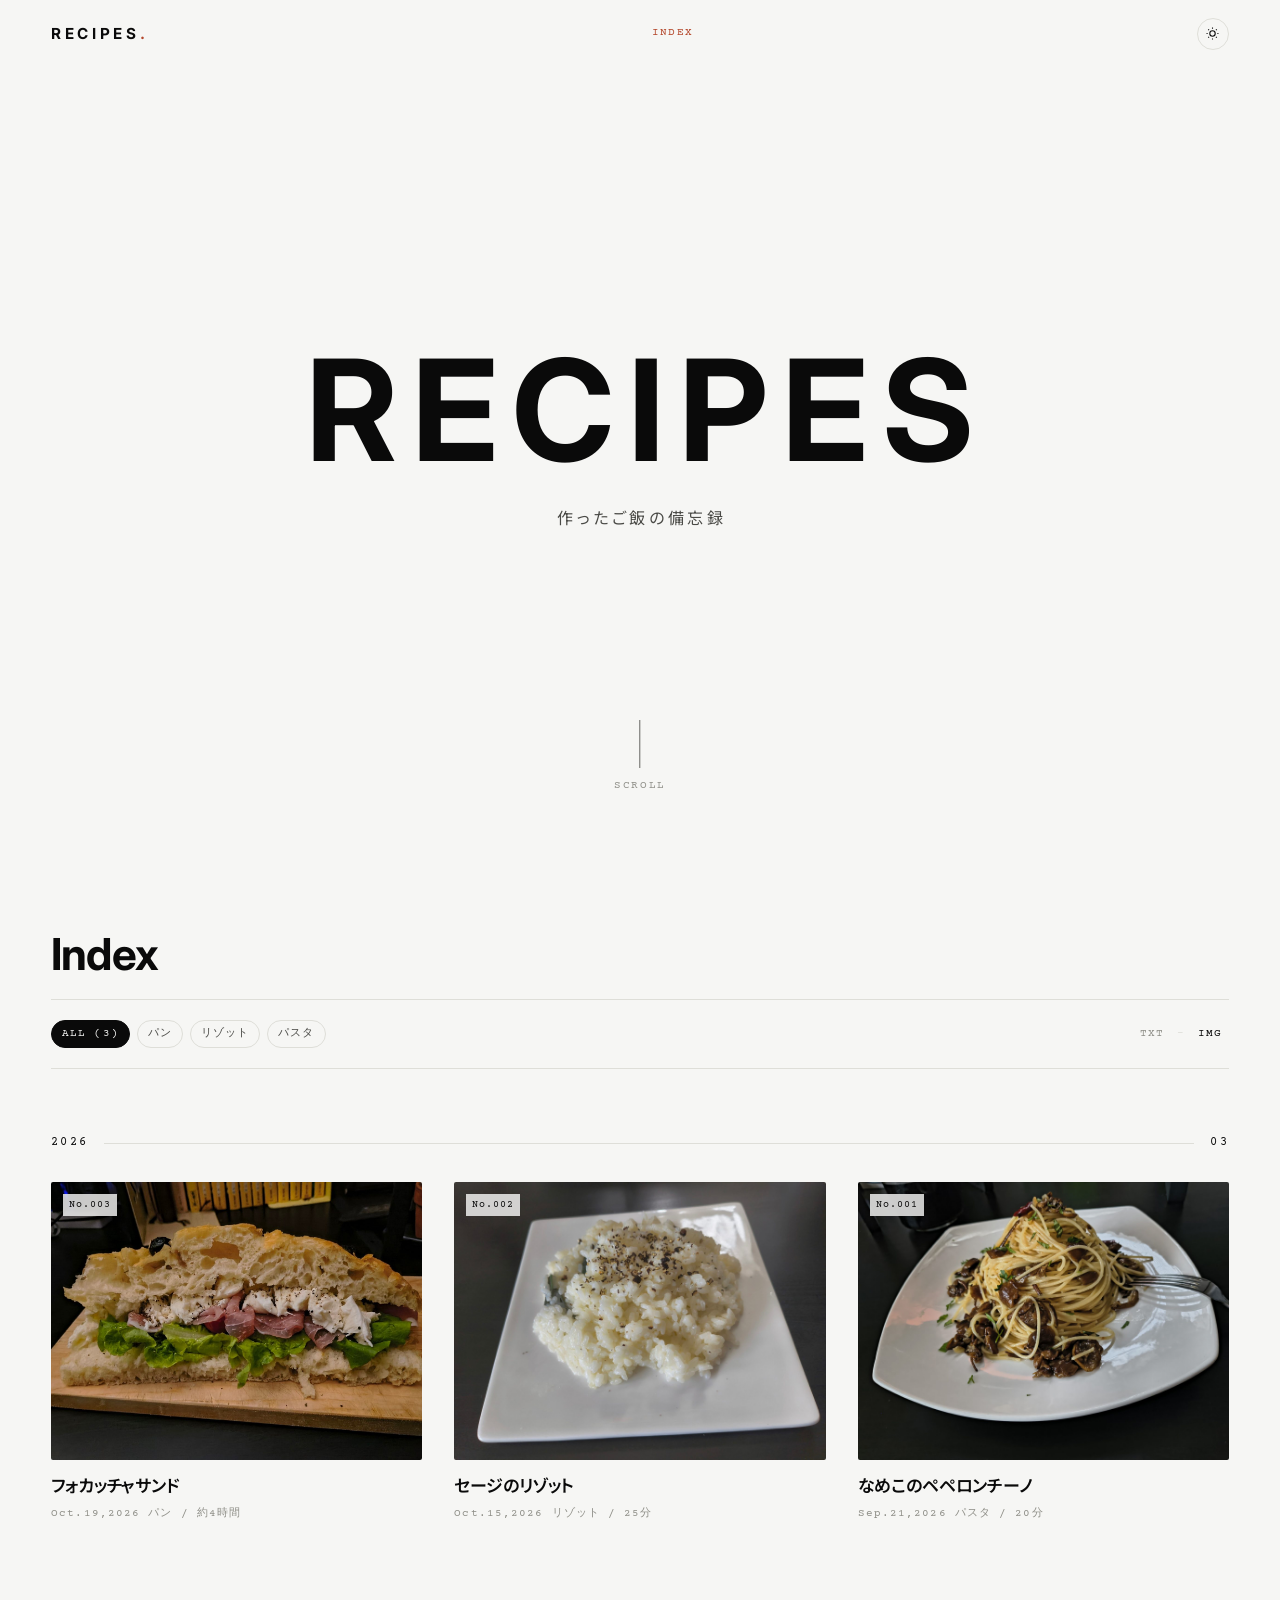
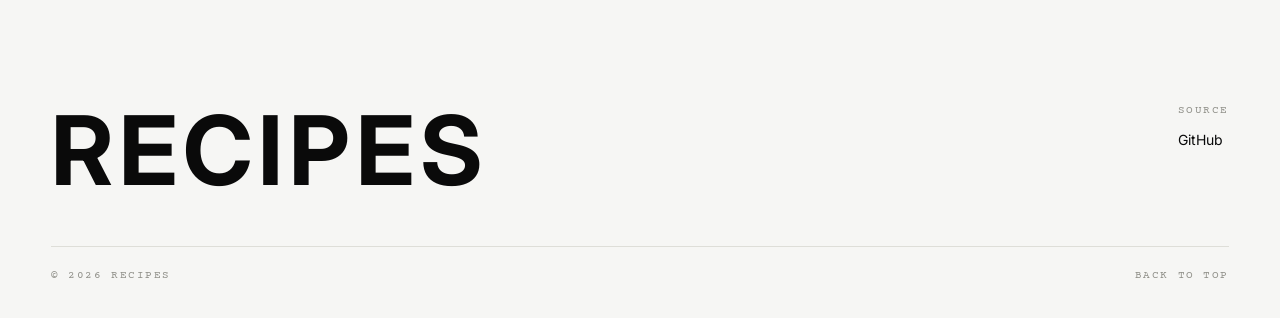
<file: index.html>
<!DOCTYPE html>
<html lang="ja">
<head>
<meta charset="UTF-8">
<meta name="viewport" content="width=device-width, initial-scale=1">
<title>RECIPES — 作ったご飯の備忘録</title>
<meta name="description" content="作ったご飯の備忘録。">
<meta property="og:title" content="RECIPES — 作ったご飯の備忘録">
<meta property="og:description" content="作ったご飯の備忘録。">
<meta property="og:type" content="website">
<link rel="preconnect" href="https://fonts.googleapis.com">
<link rel="preconnect" href="https://fonts.gstatic.com" crossorigin>
<link href="https://fonts.googleapis.com/css2?family=Courier+Prime:wght@400;700&family=Inter:wght@400;500;600;700&family=Noto+Sans+JP:wght@400;500;700&display=swap" rel="stylesheet">
<link rel="stylesheet" href="assets/css/style.css">
<link rel="icon" href="data:image/svg+xml,<svg xmlns='http://www.w3.org/2000/svg' viewBox='0 0 100 100'><text y='.9em' font-size='90'>🍳</text></svg>">
<script>
  // テーマのちらつき防止（描画前に適用）
  try { var t = localStorage.getItem('theme'); if (t) document.documentElement.dataset.theme = t; } catch (e) {}
</script>
</head>
<body>

<header class="site-header" id="header">
  <div class="wrap">
    <a class="brand" href="index.html">Recipes<span>.</span></a>
    <nav class="nav" aria-label="メインナビゲーション">
      <a href="index.html" aria-current="page">Index</a>
    </nav>
    <button class="theme-toggle" id="themeToggle" type="button" aria-label="表示テーマを切り替える">
      <svg viewBox="0 0 24 24" fill="none" stroke="currentColor" stroke-width="2" aria-hidden="true">
        <circle cx="12" cy="12" r="5"/><path d="M12 1v2M12 21v2M4.2 4.2l1.4 1.4M18.4 18.4l1.4 1.4M1 12h2M21 12h2M4.2 19.8l1.4-1.4M18.4 5.6l1.4-1.4"/>
      </svg>
    </button>
  </div>
</header>

<main>

  <!-- ===== hero ===== -->
  <div class="hero-wrap">
    <section class="hero wrap">
      <h1 class="hero__mark reveal">RECIPES</h1>
      <p class="hero__lede reveal">作ったご飯の備忘録</p>
    </section>
    <div class="scroll-cue" aria-hidden="true">
      <span class="bar"></span>
      <span class="mono">Scroll</span>
    </div>
  </div>

  <!-- ===== index ===== -->
  <section class="section wrap" id="index">
    <div class="section-head">
      <h2>Index</h2>
    </div>

    <div class="controls">
      <div class="filters" id="filters" role="group" aria-label="カテゴリで絞り込む"></div>
      <div class="viewswitch" role="group" aria-label="表示の切り替え">
        <button type="button" id="viewTxt" aria-pressed="false">Txt</button>
        <span class="sep">-</span>
        <button type="button" id="viewImg" aria-pressed="true">Img</button>
      </div>
    </div>

    <div id="archive" class="view-img"></div>
  </section>

</main>

<footer class="site-footer">
  <div class="wrap">
    <div class="site-footer__top">
      <p class="site-footer__mark">Recipes</p>
      <div class="footer-cols">
        <dl class="footer-col">
          <dt>Source</dt>
          <dd><a class="link" href="https://github.com/satsuki19980613/recipes" target="_blank" rel="noopener">GitHub</a></dd>
        </dl>
      </div>
    </div>
    <div class="site-footer__bottom">
      <p class="mono">&copy; <span id="year">2026</span> Recipes</p>
      <p class="mono"><a class="link" href="#header">Back to top</a></p>
    </div>
  </div>
</footer>

<script src="data/recipes.js"></script>
<script src="assets/js/site.js"></script>
<script src="assets/js/index.js"></script>
</body>
</html>
</file>
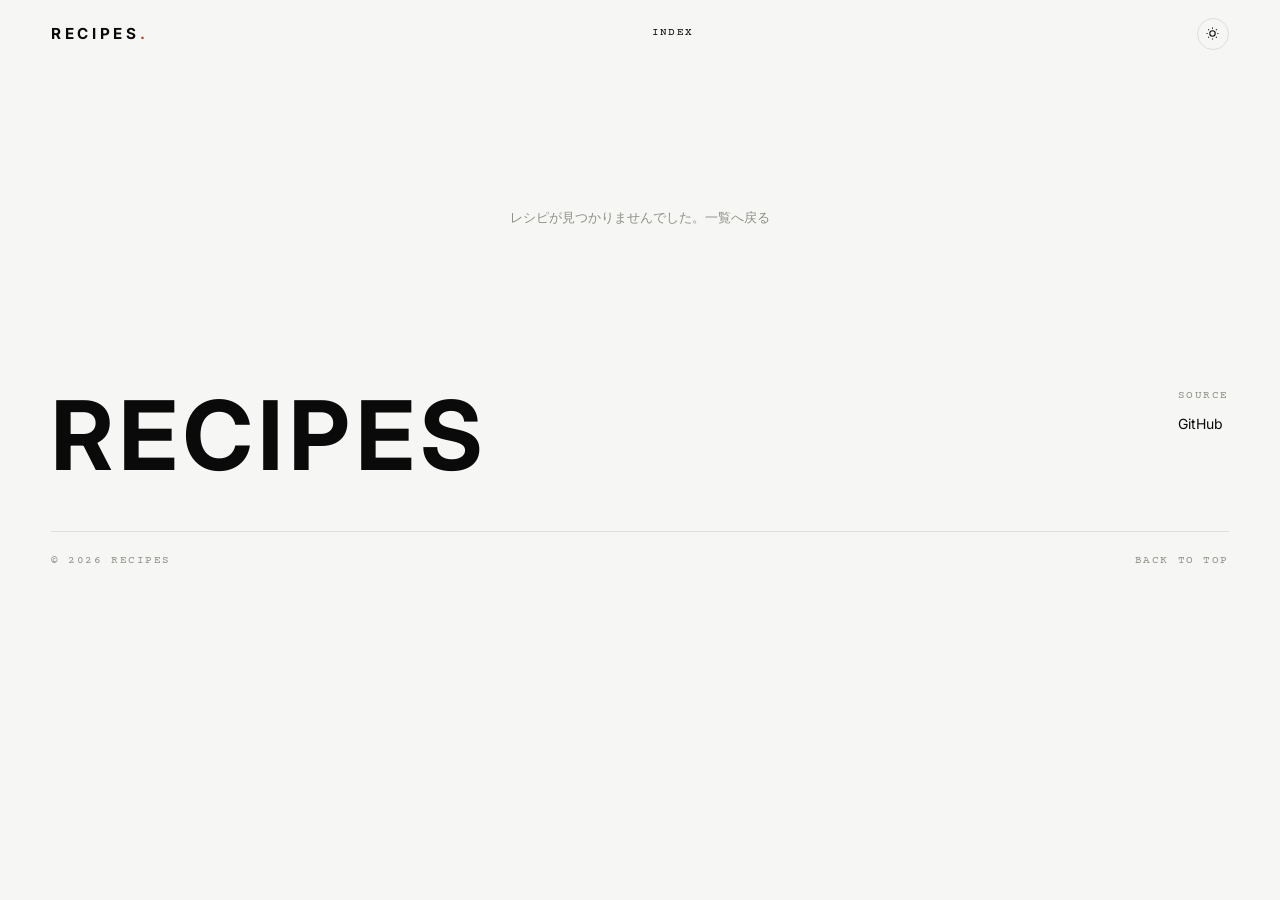
<file: recipe.html>
<!DOCTYPE html>
<html lang="ja">
<head>
<meta charset="UTF-8">
<meta name="viewport" content="width=device-width, initial-scale=1">
<title>Recipe — RECIPES</title>
<meta name="description" content="作ったご飯の備忘録。">
<link rel="preconnect" href="https://fonts.googleapis.com">
<link rel="preconnect" href="https://fonts.gstatic.com" crossorigin>
<link href="https://fonts.googleapis.com/css2?family=Courier+Prime:wght@400;700&family=Inter:wght@400;500;600;700&family=Noto+Sans+JP:wght@400;500;700&display=swap" rel="stylesheet">
<link rel="stylesheet" href="assets/css/style.css">
<link rel="icon" href="data:image/svg+xml,<svg xmlns='http://www.w3.org/2000/svg' viewBox='0 0 100 100'><text y='.9em' font-size='90'>🍳</text></svg>">
<script>
  try { var t = localStorage.getItem('theme'); if (t) document.documentElement.dataset.theme = t; } catch (e) {}
</script>
</head>
<body>

<header class="site-header" id="header">
  <div class="wrap">
    <a class="brand" href="index.html">Recipes<span>.</span></a>
    <nav class="nav" aria-label="メインナビゲーション">
      <a href="index.html">Index</a>
    </nav>
    <button class="theme-toggle" id="themeToggle" type="button" aria-label="表示テーマを切り替える">
      <svg viewBox="0 0 24 24" fill="none" stroke="currentColor" stroke-width="2" aria-hidden="true">
        <circle cx="12" cy="12" r="5"/><path d="M12 1v2M12 21v2M4.2 4.2l1.4 1.4M18.4 18.4l1.4 1.4M1 12h2M21 12h2M4.2 19.8l1.4-1.4M18.4 5.6l1.4-1.4"/>
      </svg>
    </button>
  </div>
</header>

<main class="detail wrap" id="detail">
  <p class="empty">読み込み中…</p>
</main>

<footer class="site-footer">
  <div class="wrap">
    <div class="site-footer__top">
      <p class="site-footer__mark">Recipes</p>
      <div class="footer-cols">
        <dl class="footer-col">
          <dt>Source</dt>
          <dd><a class="link" href="https://github.com/satsuki19980613/recipes" target="_blank" rel="noopener">GitHub</a></dd>
        </dl>
      </div>
    </div>
    <div class="site-footer__bottom">
      <p class="mono">&copy; <span id="year">2026</span> Recipes</p>
      <p class="mono"><a class="link" href="#header">Back to top</a></p>
    </div>
  </div>
</footer>

<script src="data/recipes.js"></script>
<script src="assets/js/site.js"></script>
<script src="assets/js/recipe.js"></script>
</body>
</html>
</file>
<file: assets/css/style.css>
/* =========================================================
   RECIPES — a cooking log
   Design: minimal editorial grid, monospace meta labels
   ========================================================= */

/* ---------- tokens ---------- */
:root {
  --bg:        #f6f6f4;
  --bg-sunk:   #eeeeea;
  --ink:       #0a0a0a;
  --ink-soft:  #4a4a46;
  --muted:     #8f8f88;
  --line:      #deded8;
  --accent:    #b4472b;

  --font-sans: "Inter", "Helvetica Neue", Helvetica, Arial,
               "Hiragino Kaku Gothic ProN", "Noto Sans JP", sans-serif;
  --font-mono: "Courier Prime", "SFMono-Regular", Menlo, Consolas, monospace;

  --gutter: clamp(1.25rem, 4vw, 4rem);
  --maxw: 1600px;

  --ease: cubic-bezier(0.22, 1, 0.36, 1);
}

@media (prefers-color-scheme: dark) {
  :root:not([data-theme="light"]) {
    --bg:       #0d0d0c;
    --bg-sunk:  #161614;
    --ink:      #f2f2ee;
    --ink-soft: #b9b9b1;
    --muted:    #77776f;
    --line:     #2a2a27;
    --accent:   #e0724f;
  }
}
:root[data-theme="dark"] {
  --bg:       #0d0d0c;
  --bg-sunk:  #161614;
  --ink:      #f2f2ee;
  --ink-soft: #b9b9b1;
  --muted:    #77776f;
  --line:     #2a2a27;
  --accent:   #e0724f;
}

/* ---------- reset ---------- */
*, *::before, *::after { box-sizing: border-box; }
html { -webkit-text-size-adjust: 100%; scroll-behavior: smooth; }
body {
  margin: 0;
  background: var(--bg);
  color: var(--ink);
  font-family: var(--font-sans);
  font-size: 16px;
  line-height: 1.7;
  font-feature-settings: "palt" 1;
  -webkit-font-smoothing: antialiased;
  overflow-x: hidden;
}
img { max-width: 100%; display: block; }
a { color: inherit; text-decoration: none; }
button { font: inherit; color: inherit; background: none; border: 0; cursor: pointer; }
h1, h2, h3, h4, p, figure, ul, ol, dl, dd { margin: 0; padding: 0; }
ul, ol { list-style: none; }
::selection { background: var(--ink); color: var(--bg); }
:focus-visible { outline: 2px solid var(--accent); outline-offset: 3px; }

/* ---------- utilities ---------- */
.wrap { width: 100%; max-width: var(--maxw); margin-inline: auto; padding-inline: var(--gutter); }

.mono {
  font-family: var(--font-mono);
  font-size: 0.6875rem;
  letter-spacing: 0.14em;
  text-transform: uppercase;
  color: var(--muted);
}

.pill {
  display: inline-block;
  padding: 0.35em 0.9em;
  border: 1px solid var(--line);
  border-radius: 999px;
  font-family: var(--font-mono);
  font-size: 0.6875rem;
  letter-spacing: 0.1em;
  text-transform: uppercase;
  color: var(--ink-soft);
  white-space: nowrap;
  transition: border-color 0.3s var(--ease), color 0.3s var(--ease), background 0.3s var(--ease);
}
a.pill:hover, button.pill:hover { border-color: var(--ink); color: var(--ink); }
.pill[aria-pressed="true"] {
  background: var(--ink); border-color: var(--ink); color: var(--bg);
}

.sr-only {
  position: absolute; width: 1px; height: 1px; padding: 0; margin: -1px;
  overflow: hidden; clip: rect(0 0 0 0); white-space: nowrap; border: 0;
}

/* 日本語の本文は文節で折り返す */
.detail__lede, .step p, .notes p {
  line-break: strict;
  word-break: auto-phrase;
}

/* link with sliding underline */
.link { position: relative; display: inline-block; }
.link::after {
  content: "";
  position: absolute; left: 0; bottom: -2px;
  width: 100%; height: 1px;
  background: currentColor;
  transform: scaleX(0); transform-origin: right;
  transition: transform 0.45s var(--ease);
}
.link:hover::after { transform: scaleX(1); transform-origin: left; }

/* ---------- reveal on scroll ---------- */
.reveal {
  opacity: 0;
  transform: translateY(1.5rem);
  transition: opacity 0.9s var(--ease), transform 0.9s var(--ease);
}
.reveal.is-in { opacity: 1; transform: none; }
@media (prefers-reduced-motion: reduce) {
  .reveal { opacity: 1; transform: none; transition: none; }
  html { scroll-behavior: auto; }
  .scroll-cue .bar::after { animation: none; }
}

/* =========================================================
   header
   ========================================================= */
.site-header {
  position: fixed; inset: 0 0 auto 0;
  z-index: 100;
  padding-block: 1.1rem;
  border-bottom: 1px solid transparent;
  transition: background 0.4s var(--ease), border-color 0.4s var(--ease);
}
.site-header.is-stuck {
  background: color-mix(in srgb, var(--bg) 88%, transparent);
  backdrop-filter: blur(14px);
  border-bottom-color: var(--line);
}
.site-header .wrap {
  display: flex; align-items: center; justify-content: space-between; gap: 1.25rem;
}
.brand {
  font-weight: 700;
  font-size: 0.95rem;
  letter-spacing: 0.24em;
  text-transform: uppercase;
}
.brand span { color: var(--accent); }

.nav { display: flex; align-items: baseline; gap: 0.35rem; }
.nav a, .nav .sep {
  font-family: var(--font-mono);
  font-size: 0.6875rem;
  letter-spacing: 0.12em;
  text-transform: uppercase;
}
.nav .sep { color: var(--muted); }
.nav a[aria-current="page"] { color: var(--accent); }

.theme-toggle {
  flex: none;
  width: 2rem; height: 2rem;
  display: grid; place-items: center;
  border: 1px solid var(--line); border-radius: 999px;
  transition: border-color 0.3s var(--ease), transform 0.4s var(--ease);
}
.theme-toggle:hover { border-color: var(--ink); transform: rotate(45deg); }
.theme-toggle svg { width: 13px; height: 13px; }

/* =========================================================
   hero
   ========================================================= */
.hero-wrap { position: relative; }
.hero {
  min-height: 92svh;
  display: grid;
  align-content: center;
  justify-items: center;
  text-align: center;
  padding-block: 9rem 6rem;
  gap: 1.75rem;
}
.hero__mark {
  font-weight: 700;
  font-size: clamp(2.6rem, 11vw, 9rem);
  line-height: 0.95;
  letter-spacing: 0.1em;
  text-indent: 0.1em;
}
.hero__lede {
  font-size: clamp(0.8125rem, 1.5vw, 1rem);
  letter-spacing: 0.22em;
  text-indent: 0.22em;
  color: var(--ink-soft);
}

.scroll-cue {
  position: absolute; left: 50%; bottom: 2rem;
  transform: translateX(-50%);
  display: grid; justify-items: center; gap: 0.6rem;
}
.scroll-cue .bar {
  width: 1px; height: 3rem; background: var(--line);
  position: relative; overflow: hidden;
}
.scroll-cue .bar::after {
  content: ""; position: absolute; inset: 0;
  background: var(--ink);
  animation: cue 2.4s var(--ease) infinite;
}
@keyframes cue {
  0%   { transform: translateY(-100%); }
  55%  { transform: translateY(0); }
  100% { transform: translateY(100%); }
}

/* =========================================================
   sections
   ========================================================= */
.section { padding-block: clamp(3.5rem, 8vw, 7rem); }

.section-head {
  display: flex; align-items: flex-end; justify-content: space-between;
  flex-wrap: wrap; gap: 1rem 2rem;
  padding-bottom: 1.25rem;
  border-bottom: 1px solid var(--line);
}
.section-head h2 {
  font-size: clamp(1.5rem, 3.6vw, 2.75rem);
  font-weight: 700;
  letter-spacing: -0.02em;
  line-height: 1.1;
}

/* controls: filters + view switch */
.controls {
  display: flex; align-items: center; justify-content: space-between;
  flex-wrap: wrap; gap: 1rem;
  padding-block: 1.25rem;
  border-bottom: 1px solid var(--line);
}
.filters { display: flex; flex-wrap: wrap; gap: 0.45rem; }

.viewswitch { display: flex; align-items: center; gap: 0.4rem; }
.viewswitch button, .viewswitch .sep {
  font-family: var(--font-mono); font-size: 0.6875rem;
  letter-spacing: 0.12em; text-transform: uppercase;
  color: var(--muted);
  transition: color 0.3s var(--ease);
}
.viewswitch .sep { color: var(--line); }
.viewswitch button[aria-pressed="true"] { color: var(--ink); }

/* =========================================================
   year groups + cards
   ========================================================= */
.year-group { padding-top: clamp(2.25rem, 5vw, 4rem); }
.year-group__label {
  display: flex; align-items: center; gap: 1rem;
  margin-bottom: 1.75rem;
}
.year-group__label b {
  font-family: var(--font-mono);
  font-size: 0.75rem; letter-spacing: 0.18em; font-weight: 400;
}
.year-group__label i { flex: 1; height: 1px; background: var(--line); }

.cards { display: grid; gap: clamp(1.75rem, 3.5vw, 3.25rem) clamp(1rem, 2.5vw, 2rem); }
.view-img .cards { grid-template-columns: repeat(auto-fill, minmax(min(100%, 300px), 1fr)); }

.card { display: block; }
.card__media {
  position: relative;
  aspect-ratio: 4 / 3;
  overflow: hidden;
  background: var(--bg-sunk);
  border-radius: 2px;
}
.card__media img {
  width: 100%; height: 100%; object-fit: cover;
  transition: transform 1.1s var(--ease);
}
.card:hover .card__media img { transform: scale(1.055); }
.card__index {
  position: absolute; top: 0.75rem; left: 0.75rem;
  padding: 0.25em 0.6em;
  background: color-mix(in srgb, var(--bg) 82%, transparent);
  backdrop-filter: blur(6px);
  font-family: var(--font-mono); font-size: 0.625rem; letter-spacing: 0.1em;
}
.card__body { padding-top: 0.9rem; display: grid; gap: 0.35rem; }
.card__title {
  font-size: 1.0625rem; font-weight: 600; letter-spacing: -0.01em; line-height: 1.45;
}
.card__meta {
  display: flex; flex-wrap: wrap; gap: 0.5rem;
  font-family: var(--font-mono); font-size: 0.6875rem;
  letter-spacing: 0.1em; color: var(--muted);
}
.card__date { display: none; }

/* list (Txt) view */
.view-txt .cards { gap: 0; }
.view-txt .card {
  display: grid;
  grid-template-columns: 5.5rem minmax(0, 1fr) auto;
  align-items: center;
  gap: 1.5rem;
  padding-block: 1.15rem;
  border-bottom: 1px solid var(--line);
  transition: padding-inline 0.45s var(--ease), background 0.45s var(--ease);
}
.view-txt .card:hover { padding-inline: 0.85rem; background: var(--bg-sunk); }
.view-txt .card__media { display: none; }
.view-txt .card__body { padding: 0; display: contents; }
.view-txt .card__title { order: 2; font-size: clamp(1rem, 2vw, 1.375rem); font-weight: 500; }
.view-txt .card__meta { order: 3; justify-content: flex-end; }
/* 日付は左の列に出るので、メタ内の日付は隠す */
.view-txt .card__meta span:first-child { display: none; }
.view-txt .card__date {
  order: 1; display: block;
  font-family: var(--font-mono); font-size: 0.6875rem; letter-spacing: 0.08em; color: var(--muted);
}

@media (max-width: 640px) {
  .view-txt .card { grid-template-columns: 4.5rem minmax(0, 1fr); }
  .view-txt .card__meta { order: 4; grid-column: 2; justify-content: flex-start; }
}

.empty {
  padding-block: 5rem;
  text-align: center;
  font-family: var(--font-mono); font-size: 0.8125rem; color: var(--muted);
}

/* =========================================================
   footer
   ========================================================= */
.site-footer { padding-block: clamp(3rem, 6vw, 5rem) 2rem; }
.site-footer__top {
  display: flex; flex-wrap: wrap; align-items: flex-start; justify-content: space-between;
  gap: 2rem 3rem;
}
.site-footer__mark {
  font-weight: 700; font-size: clamp(2rem, 9vw, 6rem);
  letter-spacing: 0.06em; line-height: 1; text-transform: uppercase;
}
.footer-cols { display: flex; flex-wrap: wrap; gap: 2.5rem; }
.footer-col dt { font-family: var(--font-mono); font-size: 0.6875rem; letter-spacing: 0.14em; text-transform: uppercase; color: var(--muted); margin-bottom: 0.4rem; }
.footer-col dd { font-size: 0.875rem; }
.site-footer__bottom {
  margin-top: 3rem; padding-top: 1.25rem; border-top: 1px solid var(--line);
  display: flex; flex-wrap: wrap; justify-content: space-between; gap: 1rem;
}

/* =========================================================
   recipe detail
   ========================================================= */
.detail { padding-top: 8rem; }
.detail__head { display: grid; gap: 1.25rem; padding-bottom: clamp(2rem, 5vw, 3.5rem); }
.detail__back { justify-self: start; }
.detail__title {
  font-size: clamp(2rem, 6.5vw, 5rem);
  font-weight: 700; letter-spacing: -0.035em; line-height: 1.05;
  text-wrap: balance;
}
.detail__sub { font-family: var(--font-mono); font-size: 0.8125rem; letter-spacing: 0.1em; color: var(--muted); }
.detail__lede { max-width: 60ch; color: var(--ink-soft); line-height: 2; }
.detail__pills { display: flex; flex-wrap: wrap; gap: 0.45rem; }

.detail__hero {
  aspect-ratio: 3 / 2;
  overflow: hidden; background: var(--bg-sunk); border-radius: 2px;
  margin-bottom: clamp(2.5rem, 6vw, 5rem);
}
.detail__hero img { width: 100%; height: 100%; object-fit: cover; }

.specs {
  display: grid; grid-template-columns: repeat(auto-fit, minmax(140px, 1fr));
  gap: 0 2rem;
  border-top: 1px solid var(--line);
  margin-bottom: clamp(2.5rem, 6vw, 4.5rem);
}
.spec { padding: 1.25rem 0; border-bottom: 1px solid var(--line); }
.spec dt { font-family: var(--font-mono); font-size: 0.625rem; letter-spacing: 0.14em; text-transform: uppercase; color: var(--muted); }
.spec dd { margin-top: 0.35rem; font-size: 1.0625rem; font-weight: 500; }

.detail__cols { display: grid; gap: clamp(2.5rem, 6vw, 5rem); align-items: start; }
@media (min-width: 900px) { .detail__cols { grid-template-columns: minmax(0, 22rem) minmax(0, 1fr); } }

.block__title {
  font-family: var(--font-mono); font-size: 0.6875rem; letter-spacing: 0.16em;
  text-transform: uppercase; color: var(--muted);
  padding-bottom: 0.85rem; margin-bottom: 1.25rem; border-bottom: 1px solid var(--ink);
}
@media (min-width: 900px) { .ingredients { position: sticky; top: 6rem; } }

.ing-list li {
  display: flex; align-items: baseline; gap: 0.6rem;
  padding-block: 0.7rem;
  border-bottom: 1px solid var(--line);
}
.ing-list .name { flex: 0 1 auto; }
.ing-list .dots { flex: 1 1 1.5rem; border-bottom: 1px dotted var(--line); transform: translateY(-0.3em); }
.ing-list .amount { font-family: var(--font-mono); font-size: 0.8125rem; color: var(--ink-soft); white-space: nowrap; }

.steps { counter-reset: step; display: grid; gap: 2rem; }
.step {
  display: grid; grid-template-columns: 3rem minmax(0, 1fr); gap: 0 1.25rem;
  padding-bottom: 2rem; border-bottom: 1px solid var(--line);
}
.step:last-child { border-bottom: 0; padding-bottom: 0; }
.step::before {
  counter-increment: step;
  content: counter(step, decimal-leading-zero);
  font-family: var(--font-mono); font-size: 0.8125rem; letter-spacing: 0.06em;
  color: var(--accent); padding-top: 0.28rem;
}
.step p { line-height: 1.95; }
/* 手順の写真。縦長でも高くなりすぎないよう幅で抑える */
.step figure { grid-column: 2; margin-top: 1.1rem; max-width: 32rem; }
.step figure img { width: 100%; border-radius: 2px; background: var(--bg-sunk); }

.notes {
  margin-top: clamp(2.5rem, 6vw, 4rem);
  padding: clamp(1.5rem, 3vw, 2.25rem);
  background: var(--bg-sunk); border-radius: 2px;
}
.notes p { color: var(--ink-soft); line-height: 2; }

.detail__nav {
  display: flex; justify-content: space-between; gap: 1rem;
  padding-block: clamp(3rem, 6vw, 5rem);
  border-top: 1px solid var(--line); margin-top: clamp(3rem, 6vw, 5rem);
}
.detail__nav a { display: grid; gap: 0.3rem; }
.detail__nav .next { text-align: right; }
.detail__nav strong { font-size: 1.0625rem; font-weight: 500; }
</file>
